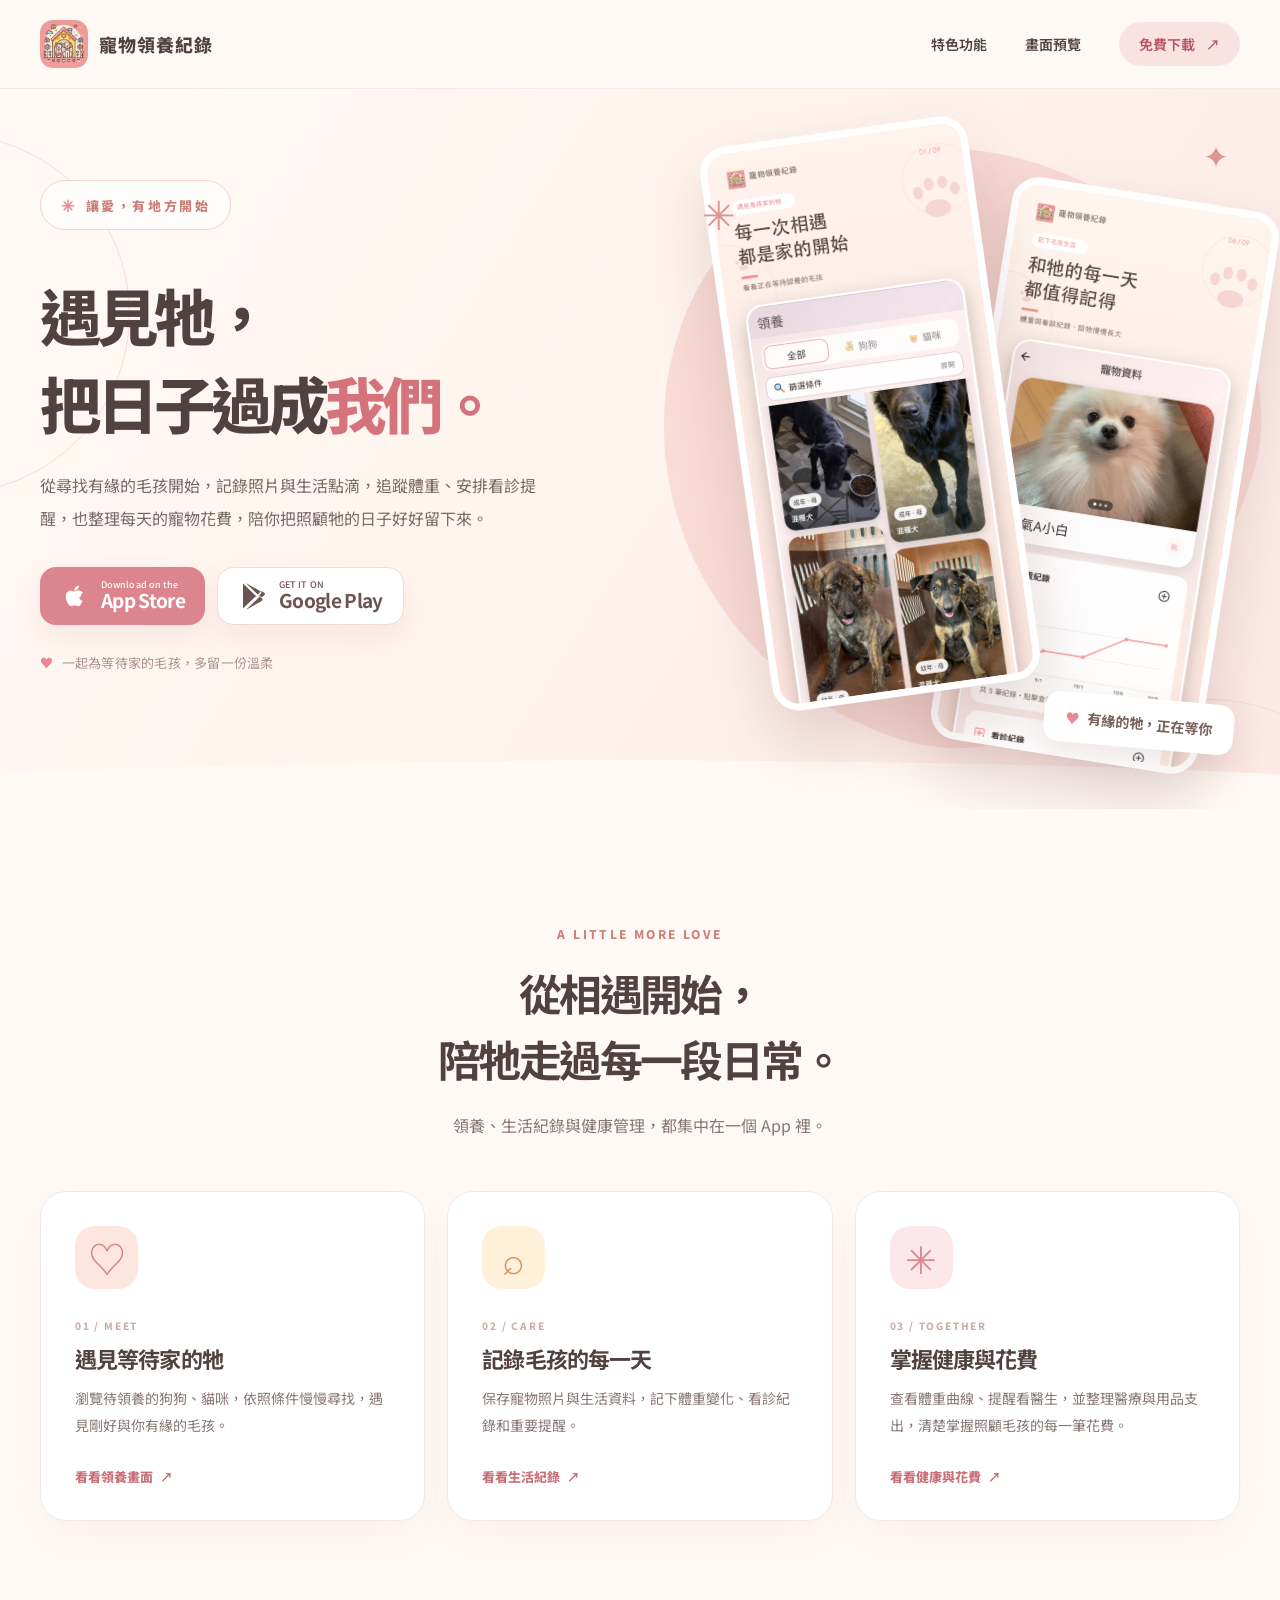
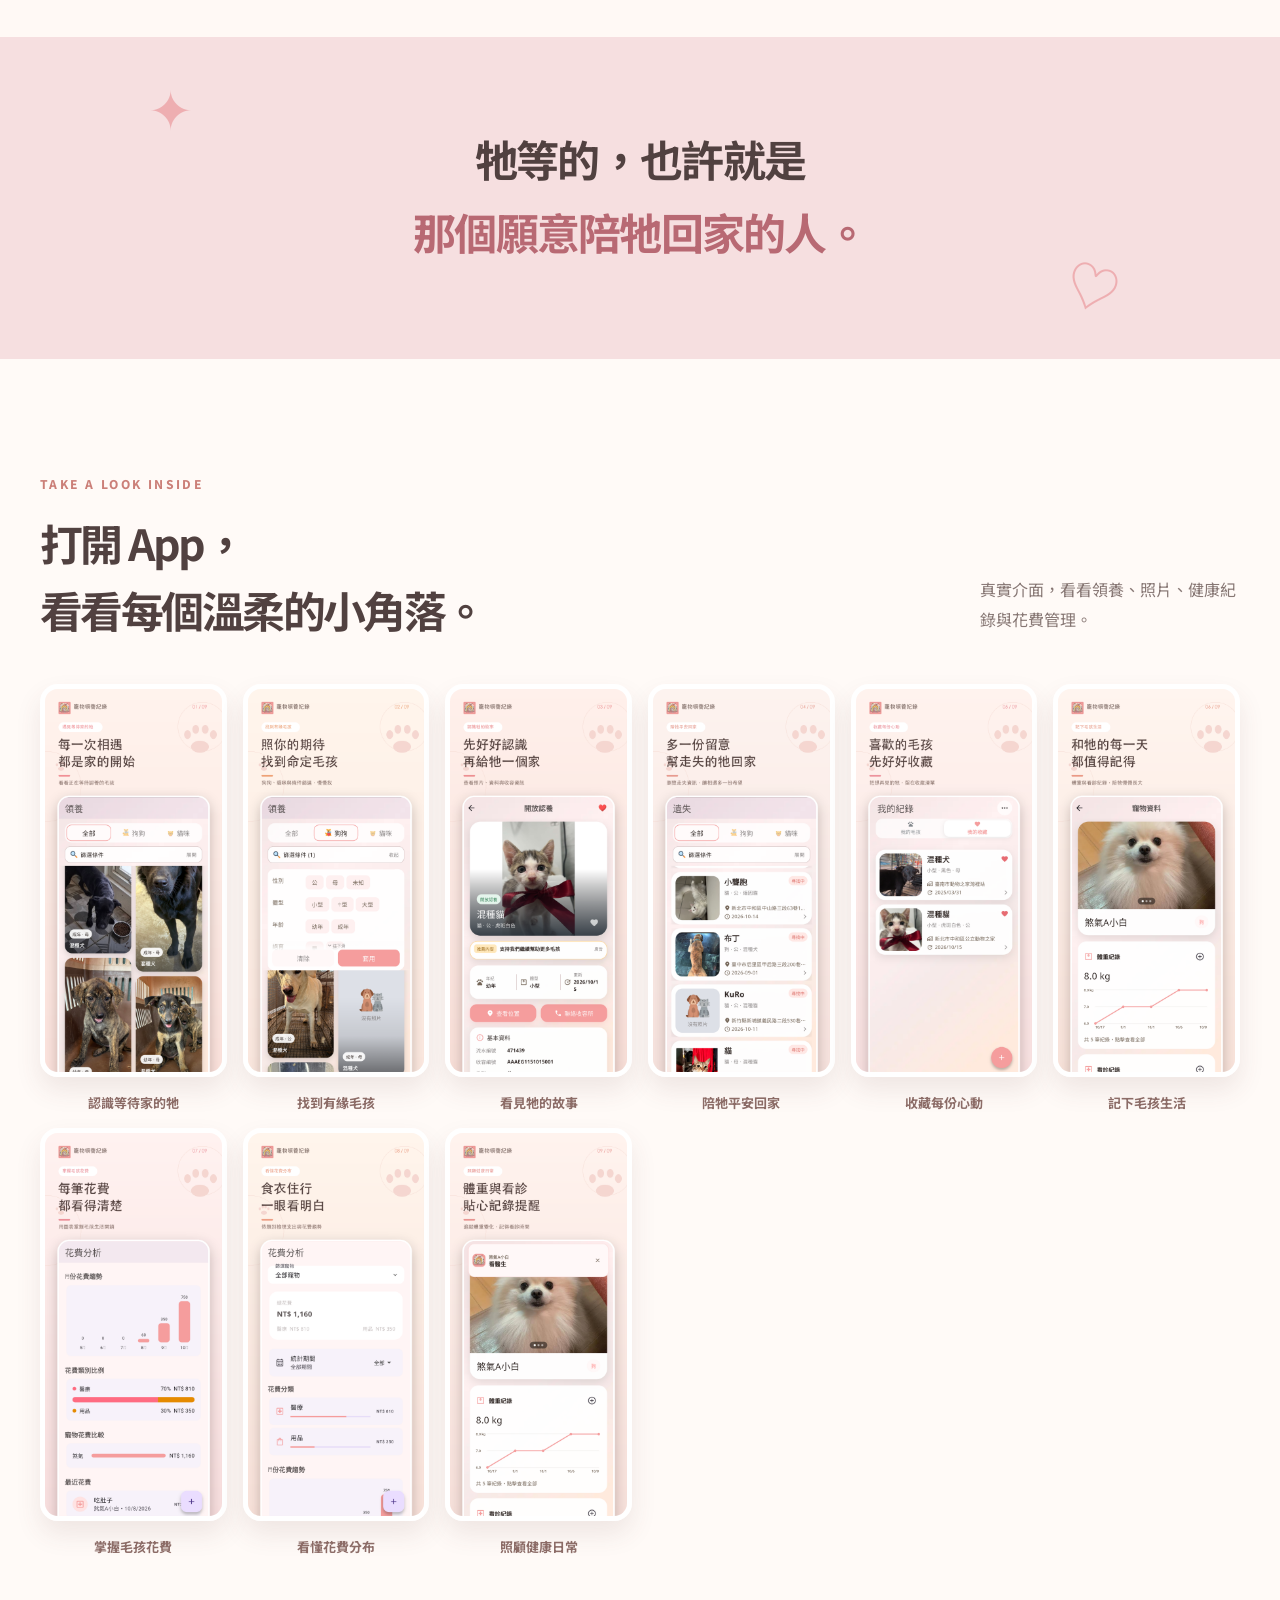
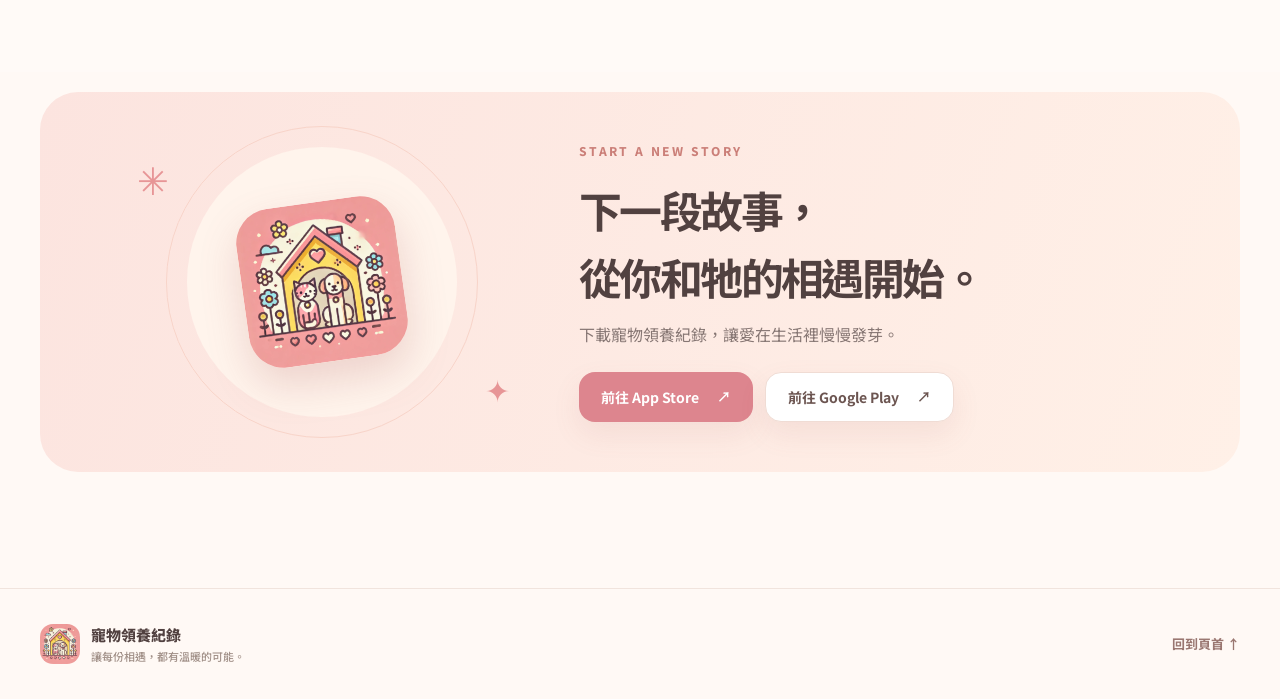
<file: index.html>
<!doctype html>
<html lang="zh-Hant">
  <head>
    <meta charset="utf-8">
    <meta name="viewport" content="width=device-width, initial-scale=1">
    <meta name="theme-color" content="#fff8f4">
    <meta name="description" content="寵物領養紀錄 App，尋找可愛毛孩、保存寵物照片，記錄體重、看診提醒與日常花費。">
    <meta property="og:type" content="website">
    <meta property="og:locale" content="zh_TW">
    <meta property="og:title" content="寵物領養紀錄｜遇見牠，把日子過成我們">
    <meta property="og:description" content="從領養相遇到日常照顧，保存照片、追蹤體重、提醒看診，也掌握寵物花費。">
    <meta property="og:url" content="https://qn5566.github.io/newAdoptPet/">
    <meta property="og:image" content="https://qn5566.github.io/newAdoptPet/res/store_screenshots/google_play/01_%E9%81%87%E8%A6%8B%E7%AD%89%E5%BE%85%E5%AE%B6%E7%9A%84%E7%89%A0.png">
    <meta name="twitter:card" content="summary_large_image">
    <link rel="icon" href="res/app_icon.png">
    <link rel="stylesheet" href="style.css">
    <title>寵物領養紀錄｜遇見牠，把日子過成我們</title>
  </head>
  <body>
    <a class="skip-link" href="#main">跳至主要內容</a>
    <header class="site-header">
      <div class="container header-inner">
        <a class="brand" href="#top" aria-label="寵物領養紀錄，回到頁首">
          <img src="res/app_icon.png" width="48" height="48" alt="">
          <span>寵物領養紀錄</span>
        </a>
        <nav class="site-nav" aria-label="主要選單">
          <a href="#features">特色功能</a>
          <a href="#preview">畫面預覽</a>
          <a class="nav-download" href="#download">免費下載 <span aria-hidden="true">↗</span></a>
        </nav>
      </div>
    </header>

    <main id="main">
      <section class="hero" id="top" aria-labelledby="hero-title">
        <div class="hero-orbit orbit-one" aria-hidden="true"></div>
        <div class="hero-orbit orbit-two" aria-hidden="true"></div>
        <div class="container hero-grid">
          <div class="hero-copy">
            <p class="eyebrow"><span class="eyebrow-star" aria-hidden="true">✳</span> 讓愛，有地方開始</p>
            <h1 id="hero-title">遇見牠，<br>把日子過成<span>我們。</span></h1>
            <p class="hero-description">從尋找有緣的毛孩開始，記錄照片與生活點滴，追蹤體重、安排看診提醒，也整理每天的寵物花費，陪你把照顧牠的日子好好留下來。</p>
            <div class="store-buttons" aria-label="下載 App">
              <a class="store-button store-button-primary" href="https://apps.apple.com/us/app/id6737406473" target="_blank" rel="noopener noreferrer" aria-label="前往 App Store 下載寵物領養紀錄">
                <svg viewBox="0 0 24 24" aria-hidden="true"><path d="M16.4 12.8c0-2.3 1.9-3.4 2-3.5-1.1-1.6-2.8-1.8-3.4-1.8-1.4-.2-2.7.9-3.4.9s-1.7-.9-2.8-.9c-1.4 0-2.7.8-3.4 1.9-1.5 2.6-.4 6.5 1 8.6.7 1 1.4 2.1 2.5 2.1s1.5-.7 2.8-.7 1.6.7 2.8.7 1.8-.9 2.5-2a8.7 8.7 0 0 0 1.1-2.1c-1.9-.8-2.7-2-2.7-3.2ZM14.1 6.3c.6-.7 1.1-1.7 1-2.7-.9 0-2 .6-2.6 1.3-.6.7-1.1 1.7-1 2.6 1 .1 2-.5 2.6-1.2Z"/></svg>
                <span><small>Download on the</small><strong>App Store</strong></span>
              </a>
              <a class="store-button store-button-secondary" href="https://play.google.com/store/apps/details?id=com.meetstudio.app.adoptpet" target="_blank" rel="noopener noreferrer" aria-label="前往 Google Play 下載寵物領養紀錄">
                <svg viewBox="0 0 24 24" aria-hidden="true"><path d="m4 2 10.5 10L4 22V2Zm11.8 8.8 2.5-2.4L6.2 1.5l9.6 9.3Zm.8 2.4-2.8 2.7-7.6 7.3 12.1-6.9c1.8-1 1.8-2.2 0-3.2l-1.7-.9Zm2-3.5-1.7 1.6 1.7 1.6 2.1-1.2c1.2-.7 1.2-1.8 0-2.5l-2.1-1.2Z"/></svg>
                <span><small>GET IT ON</small><strong>Google Play</strong></span>
              </a>
            </div>
            <p class="hero-note"><span aria-hidden="true">♥</span> 一起為等待家的毛孩，多留一份溫柔</p>
          </div>
          <div class="hero-visual" aria-label="寵物領養紀錄 App 畫面展示">
            <div class="hero-blob" aria-hidden="true"></div>
            <div class="hero-sparkle sparkle-one" aria-hidden="true">✳</div>
            <div class="hero-sparkle sparkle-two" aria-hidden="true">✦</div>
            <div class="hero-screen hero-screen-back">
              <img src="res/store_screenshots/google_play/06_記下毛孩生活.png" width="1080" height="2340" alt="寵物資料與體重紀錄畫面" fetchpriority="low">
            </div>
            <div class="hero-screen hero-screen-front">
              <img src="res/store_screenshots/google_play/01_遇見等待家的牠.png" width="1080" height="2340" alt="待領養毛孩列表畫面" fetchpriority="high">
            </div>
            <div class="hero-badge"><span aria-hidden="true">♥</span> 有緣的牠，正在等你</div>
          </div>
        </div>
        <div class="hero-bottom" aria-hidden="true"></div>
      </section>

      <section class="intro section-pad" id="features" aria-labelledby="features-title">
        <div class="container">
          <div class="section-heading">
            <p class="section-kicker">A LITTLE MORE LOVE</p>
            <h2 id="features-title">從相遇開始，<br>陪牠走過每一段日常。</h2>
            <p>領養、生活紀錄與健康管理，都集中在一個 App 裡。</p>
          </div>
          <div class="feature-grid">
            <article class="feature-card">
              <div class="feature-icon icon-peach" aria-hidden="true">♡</div>
              <span class="feature-number">01 / MEET</span>
              <h3>遇見等待家的牠</h3>
              <p>瀏覽待領養的狗狗、貓咪，依照條件慢慢尋找，遇見剛好與你有緣的毛孩。</p>
              <a href="#preview">看看領養畫面 <span aria-hidden="true">↗</span></a>
            </article>
            <article class="feature-card">
              <div class="feature-icon icon-yellow" aria-hidden="true">⌕</div>
              <span class="feature-number">02 / CARE</span>
              <h3>記錄毛孩的每一天</h3>
              <p>保存寵物照片與生活資料，記下體重變化、看診紀錄和重要提醒。</p>
              <a href="#preview">看看生活紀錄 <span aria-hidden="true">↗</span></a>
            </article>
            <article class="feature-card">
              <div class="feature-icon icon-pink" aria-hidden="true">✳</div>
              <span class="feature-number">03 / TOGETHER</span>
              <h3>掌握健康與花費</h3>
              <p>查看體重曲線、提醒看醫生，並整理醫療與用品支出，清楚掌握照顧毛孩的每一筆花費。</p>
              <a href="#preview">看看健康與花費 <span aria-hidden="true">↗</span></a>
            </article>
          </div>
        </div>
      </section>

      <section class="quote-section" aria-label="關於毛孩的心意">
        <div class="container quote-inner">
          <span class="quote-sparkle" aria-hidden="true">✦</span>
          <p>牠等的，也許就是<br><em>那個願意陪牠回家的人。</em></p>
          <span class="quote-heart" aria-hidden="true">♡</span>
        </div>
      </section>

      <section class="preview section-pad" id="preview" aria-labelledby="preview-title">
        <div class="container">
          <div class="preview-heading">
            <div>
              <p class="section-kicker">TAKE A LOOK INSIDE</p>
              <h2 id="preview-title">打開 App，<br>看看每個溫柔的小角落。</h2>
            </div>
            <p>真實介面，看看領養、照片、健康紀錄與花費管理。</p>
          </div>
          <div class="preview-grid">
            <figure><img src="res/store_screenshots/google_play/01_遇見等待家的牠.png" width="1080" height="2340" alt="領養列表展示畫面" loading="lazy"><figcaption>認識等待家的牠</figcaption></figure>
            <figure><img src="res/store_screenshots/google_play/02_找到有緣毛孩.png" width="1080" height="2340" alt="領養條件篩選展示畫面" loading="lazy"><figcaption>找到有緣毛孩</figcaption></figure>
            <figure><img src="res/store_screenshots/google_play/03_認識牠的故事.png" width="1080" height="2340" alt="待領養貓咪詳情展示畫面" loading="lazy"><figcaption>看見牠的故事</figcaption></figure>
            <figure><img src="res/store_screenshots/google_play/04_陪牠平安回家.png" width="1080" height="2340" alt="遺失寵物列表展示畫面" loading="lazy"><figcaption>陪牠平安回家</figcaption></figure>
            <figure><img src="res/store_screenshots/google_play/05_收藏每份心動.png" width="1080" height="2340" alt="我的收藏展示畫面" loading="lazy"><figcaption>收藏每份心動</figcaption></figure>
            <figure><img src="res/store_screenshots/google_play/06_記下毛孩生活.png" width="1080" height="2340" alt="毛孩生活紀錄展示畫面" loading="lazy"><figcaption>記下毛孩生活</figcaption></figure>
            <figure><img src="res/store_screenshots/google_play/07_掌握毛孩花費.png" width="1080" height="2340" alt="寵物花費總覽展示畫面" loading="lazy"><figcaption>掌握毛孩花費</figcaption></figure>
            <figure><img src="res/store_screenshots/google_play/08_看懂花費分布.png" width="1080" height="2340" alt="寵物花費分類展示畫面" loading="lazy"><figcaption>看懂花費分布</figcaption></figure>
            <figure><img src="res/store_screenshots/google_play/09_照顧健康日常.png" width="1080" height="2340" alt="寵物體重與看診提醒展示畫面" loading="lazy"><figcaption>照顧健康日常</figcaption></figure>
          </div>
        </div>
      </section>

      <section class="download section-pad" id="download" aria-labelledby="download-title">
        <div class="container download-card">
          <div class="download-art" aria-hidden="true"><img src="res/app_icon.png" width="160" height="160" alt=""><span class="art-flower flower-one">✳</span><span class="art-flower flower-two">✦</span></div>
          <div class="download-copy">
            <p class="section-kicker">START A NEW STORY</p>
            <h2 id="download-title">下一段故事，<br>從你和牠的相遇開始。</h2>
            <p>下載寵物領養紀錄，讓愛在生活裡慢慢發芽。</p>
            <div class="store-buttons">
              <a class="store-button store-button-primary" href="https://apps.apple.com/us/app/id6737406473" target="_blank" rel="noopener noreferrer">前往 App Store <span aria-hidden="true">↗</span></a>
              <a class="store-button store-button-secondary" href="https://play.google.com/store/apps/details?id=com.meetstudio.app.adoptpet" target="_blank" rel="noopener noreferrer">前往 Google Play <span aria-hidden="true">↗</span></a>
            </div>
          </div>
        </div>
      </section>
    </main>

    <footer class="site-footer">
      <div class="container footer-inner">
        <div class="footer-brand"><img src="res/app_icon.png" width="40" height="40" alt=""><span>寵物領養紀錄<small>讓每份相遇，都有溫暖的可能。</small></span></div>
        <a href="#top">回到頁首 ↑</a>
      </div>
    </footer>
  </body>
</html>
</file>
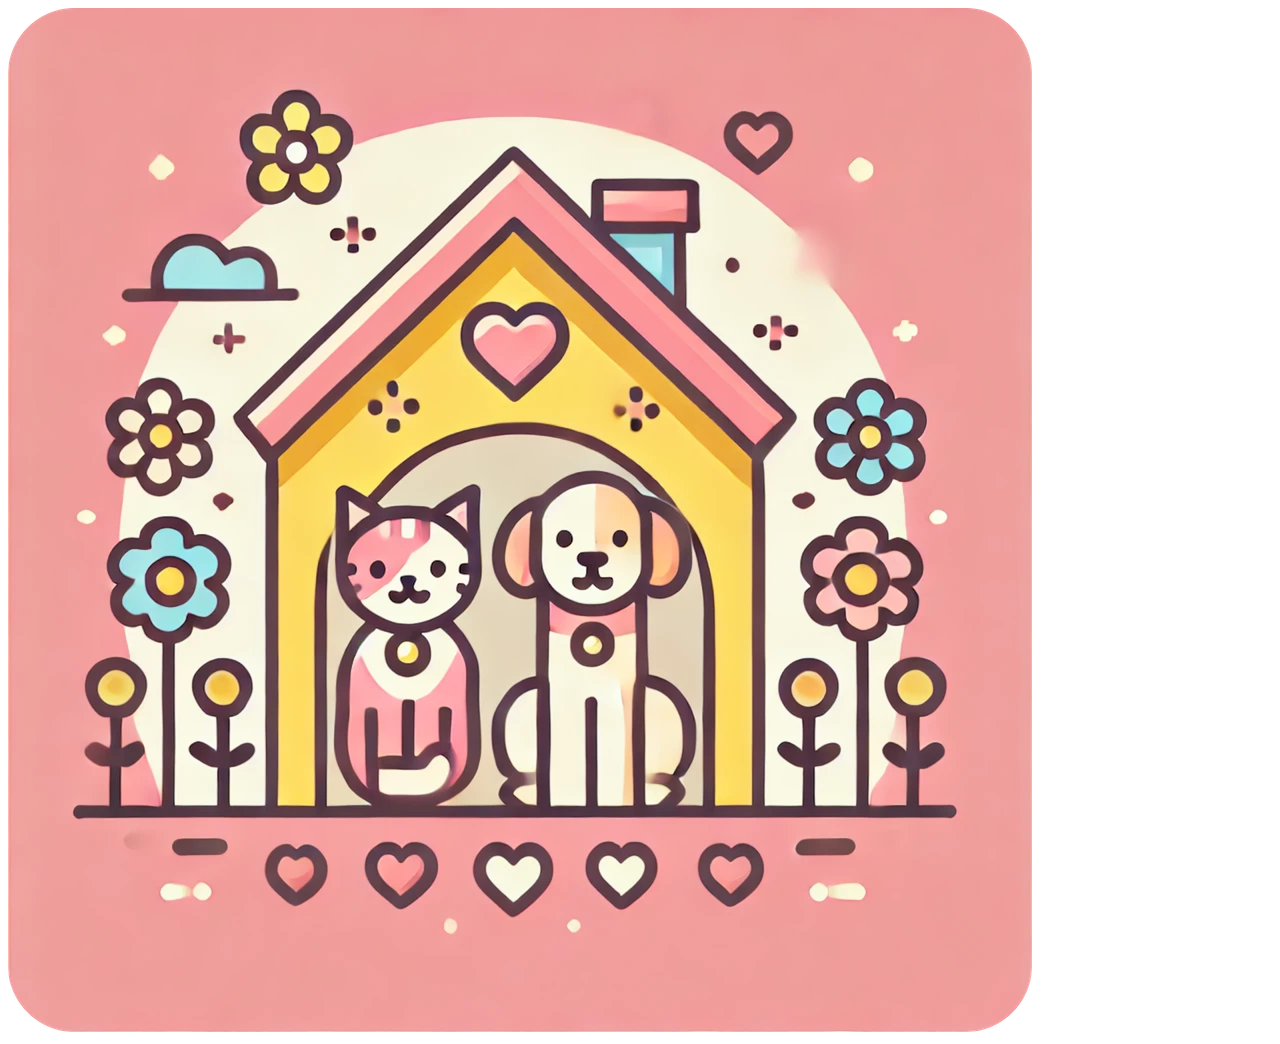
<file: app.html>
<!DOCTYPE html>
<html lang="en">

<head>
    <meta charset="UTF-8">
    <meta name="viewport" content="width=device-width, initial-scale=1.0">
    <title>寵物領養紀錄</title>

    <!-- Open Graph Meta Tags -->
    <meta property="og:title" content="寵物領養紀錄">
    <meta property="og:description" content="快來下載寵物領養紀錄 App，記錄你的寵物故事！">
    <meta property="og:image" content="res/app_icon.png">
    <meta property="og:url" content="./app.html">
    <meta property="og:type" content="website">

    <!-- Twitter Card Meta Tags -->
    <meta name="twitter:card" content="summary_large_image">
    <meta name="twitter:title" content="寵物領養紀錄">
    <meta name="twitter:description" content="快來下載寵物領養紀錄 App，記錄你的寵物故事！">
    <meta name="twitter:image" content="res/app_icon.png">

    <script>
        document.addEventListener('DOMContentLoaded', function () {
            const userAgent = navigator.userAgent || navigator.vendor || window.opera;

            if (/android/i.test(userAgent)) {
                // 如果是 Android 裝置
                window.location.href = "https://play.google.com/store/apps/details?id=com.meetstudio.app.adoptpet";
            } else if (/iPhone|iPad|iPod/i.test(userAgent)) {
                // 如果是 iOS 裝置
                window.location.href = "https://apps.apple.com/us/app/id6737406473";
            }
        });
    </script>
</head>

<body>
    <a href="https://apps.apple.com/us/app/id6737406473" target="_blank">
        <img src="res/app_icon.png" alt="快點來下載喔~" style="max-width: 100%; height: auto;">
    </a>
</body>

</html>
</file>
<file: style.css>
@import url('https://fonts.googleapis.com/css2?family=Noto+Sans+TC:wght@400;500;600;700;800&display=swap');

:root {
  color-scheme: light;
  --ink: #514140;
  --muted: #877774;
  --pink: #e98992;
  --pink-dark: #d5737d;
  --cream: #fff9f5;
  --line: #f1e4dd;
  font-family: 'Noto Sans TC', 'PingFang TC', 'Microsoft JhengHei', sans-serif;
  scroll-behavior: smooth;
}

* { box-sizing: border-box; }
body { margin: 0; background: var(--cream); color: var(--ink); }
img { max-width: 100%; display: block; }
a { color: inherit; text-decoration: none; }
a:focus-visible { outline: 3px solid var(--pink-dark); outline-offset: 5px; border-radius: 5px; }
button, a { -webkit-tap-highlight-color: transparent; }
::selection { background: #f8c9c8; color: var(--ink); }
.container { width: min(100% - 56px, 1200px); margin-inline: auto; }
.skip-link { position: absolute; z-index: 100; top: -80px; left: 20px; padding: 12px 18px; background: #fff; }
.skip-link:focus { top: 14px; }

.site-header { position: relative; z-index: 5; background: #fff9f5; border-bottom: 1px solid #f7e9e3; }
.header-inner { min-height: 88px; display: flex; align-items: center; justify-content: space-between; gap: 20px; }
.brand, .site-nav, .footer-brand { display: flex; align-items: center; }
.brand { gap: 11px; font-size: 18px; font-weight: 800; letter-spacing: .05em; }
.brand img, .footer-brand img { border-radius: 13px; }
.site-nav { gap: 38px; font-size: 14px; font-weight: 600; }
.site-nav > a:not(.nav-download):hover, .site-footer a:hover { color: var(--pink-dark); }
.nav-download { padding: 12px 20px; background: #f9e2e2; border-radius: 999px; color: #b95362; transition: background .2s, transform .2s; }
.nav-download:hover { background: #f5cdcf; transform: translateY(-2px); }
.nav-download span { margin-left: 8px; }

.hero { position: relative; overflow: hidden; background: linear-gradient(122deg, #fff9f5 0%, #fff4ee 48%, #fce8e5 100%); }
.hero-grid { position: relative; z-index: 1; display: grid; grid-template-columns: minmax(0, 1.04fr) minmax(0, .96fr); gap: 32px; min-height: 720px; align-items: center; }
.hero-copy { padding: 64px 0 110px; }
.eyebrow, .section-kicker { font-size: 13px; font-weight: 800; letter-spacing: .2em; color: #cb7f78; }
.eyebrow { display: inline-flex; align-items: center; gap: 9px; padding: 12px 20px; border: 1px solid #f4d5ca; border-radius: 999px; background: rgba(255,255,255,.75); }
.eyebrow-star { font-size: 16px; color: var(--pink); }
h1, h2, h3, p { margin-top: 0; }
.hero h1 { margin: 28px 0 23px; font-size: clamp(48px, 4.8vw, 72px); line-height: 1.42; letter-spacing: -.065em; font-weight: 800; }
.hero h1 span { color: var(--pink-dark); }
.hero-description { max-width: 500px; margin-bottom: 32px; color: #786966; font-size: 16px; line-height: 2.05; }
.store-buttons { display: flex; flex-wrap: wrap; align-items: center; gap: 12px; }
.store-button { min-height: 58px; display: inline-flex; align-items: center; justify-content: center; gap: 11px; padding: 9px 20px; border-radius: 16px; font-size: 15px; font-weight: 700; white-space: nowrap; box-shadow: 0 12px 28px rgba(168, 100, 95, .10); transition: transform .2s, box-shadow .2s, background .2s; }
.store-button:hover { transform: translateY(-3px); box-shadow: 0 17px 30px rgba(168, 100, 95, .17); }
.store-button svg { width: 30px; height: 30px; fill: currentColor; }
.store-button span { display: grid; text-align: left; line-height: 1.08; }
.store-button small { font-size: 9px; font-weight: 500; letter-spacing: .01em; }
.store-button strong { font-size: 19px; letter-spacing: -.035em; }
.store-button-primary { background: #dd858e; color: white; }
.store-button-primary:hover { background: #cc737d; }
.store-button-secondary { background: #fff; border: 1px solid #f0dcd4; color: #6c5551; }
.store-button-secondary:hover { background: #fff7f3; }
.hero-note { margin: 28px 0 0; color: #ac918b; font-size: 13px; letter-spacing: .02em; }
.hero-note span { color: var(--pink); margin-right: 5px; }
.hero-visual { position: relative; height: 720px; }
.hero-blob { position: absolute; width: 590px; height: 590px; left: -4%; top: 62px; border-radius: 49% 51% 43% 57% / 46% 39% 61% 54%; background: #f7d5ce; opacity: .75; transform: rotate(18deg); }
.hero-screen { position: absolute; width: 270px; overflow: hidden; background: #fff; border: 7px solid #fff; border-radius: 27px; box-shadow: 0 30px 65px rgba(113, 67, 63, .2); }
.hero-screen img { width: 100%; height: auto; }
.hero-screen-front { left: 10%; top: 40px; transform: rotate(-8deg); }
.hero-screen-back { right: 0; top: 102px; transform: rotate(9deg); }
.hero-badge { position: absolute; right: 1%; bottom: 61px; z-index: 2; padding: 15px 21px; border-radius: 15px; background: white; box-shadow: 0 12px 35px rgba(110, 69, 65, .13); color: #78615c; font-size: 14px; font-weight: 700; transform: rotate(5deg); }
.hero-badge span { color: var(--pink); margin-right: 5px; }
.hero-sparkle { position: absolute; z-index: 2; color: #dc9792; }
.sparkle-one { left: 4%; top: 95px; font-size: 40px; }
.sparkle-two { right: 2%; top: 43px; font-size: 31px; }
.hero-orbit { position: absolute; width: 360px; height: 360px; border: 1px solid #f7dcd4; border-radius: 50%; }
.orbit-one { top: 45px; left: -230px; }
.orbit-two { bottom: -250px; right: -110px; }
.hero-bottom { position: absolute; bottom: -1px; left: 0; width: 100%; height: 55px; background: var(--cream); clip-path: ellipse(72% 90% at 50% 100%); }

.section-pad { padding: 116px 0; }
.section-heading { text-align: center; margin-bottom: 51px; }
.section-kicker { margin-bottom: 17px; font-size: 12px; }
.section-heading h2, .preview-heading h2, .download h2 { font-size: clamp(32px, 3.35vw, 48px); line-height: 1.55; letter-spacing: -.06em; margin-bottom: 18px; }
.section-heading > p:last-child, .preview-heading > p, .download-copy > p:not(.section-kicker) { color: var(--muted); font-size: 16px; line-height: 1.9; }
.feature-grid { display: grid; grid-template-columns: repeat(3, 1fr); gap: 22px; }
.feature-card { display: flex; flex-direction: column; align-items: flex-start; min-height: 330px; padding: 34px; background: white; border: 1px solid #f4eae5; border-radius: 26px; box-shadow: 0 18px 46px rgba(112, 74, 63, .045); transition: transform .25s, box-shadow .25s; }
.feature-card:hover { transform: translateY(-6px); box-shadow: 0 24px 44px rgba(112, 74, 63, .1); }
.feature-icon { width: 63px; height: 63px; display: grid; place-items: center; border-radius: 20px; font-size: 38px; line-height: 1; }
.icon-peach { background: #fce6df; color: #d98083; }
.icon-yellow { background: #fff0d9; color: #d89560; }
.icon-pink { background: #fce7ea; color: #db8794; }
.feature-number { margin-top: 29px; color: #ceaca1; font-size: 10px; font-weight: 800; letter-spacing: .18em; }
.feature-card h3 { margin: 9px 0 11px; font-size: 22px; letter-spacing: -.04em; }
.feature-card p { margin: 0 0 19px; color: var(--muted); font-size: 14px; line-height: 1.9; }
.feature-card a { margin-top: auto; color: #c97179; font-size: 13px; font-weight: 800; }
.feature-card a:hover { text-decoration: underline; }
.feature-card a span { margin-left: 4px; }

.quote-section { overflow: hidden; background: #f6dfe0; }
.quote-inner { position: relative; padding: 85px 0 91px; text-align: center; }
.quote-inner p { margin: 0; font-size: clamp(29px, 3.5vw, 43px); font-weight: 700; line-height: 1.7; letter-spacing: -.04em; }
.quote-inner em { color: #b86973; font-style: normal; }
.quote-sparkle, .quote-heart { position: absolute; font-size: 54px; color: rgba(232, 143, 148, .62); }
.quote-sparkle { left: 9%; top: 30px; }
.quote-heart { right: 10%; bottom: 35px; transform: rotate(18deg); }

.preview { background: #fffaf7; }
.preview-heading { display: flex; align-items: end; justify-content: space-between; gap: 30px; margin-bottom: 42px; }
.preview-heading h2 { margin-bottom: 0; }
.preview-heading > p { max-width: 260px; margin-bottom: 8px; }
.preview-grid { display: grid; grid-template-columns: repeat(6, minmax(0, 1fr)); gap: 16px; }
.preview-grid figure { min-width: 0; margin: 0; }
.preview-grid img { width: 100%; height: auto; border: 5px solid white; border-radius: 18px; box-shadow: 0 13px 26px rgba(94, 61, 58, .1); transition: transform .25s; }
.preview-grid figure:hover img { transform: translateY(-7px); }
.preview-grid figcaption { padding: 16px 4px 0; text-align: center; font-size: 13px; font-weight: 700; color: #8c6c67; }

.download { padding-top: 20px; }
.download-card { display: grid; grid-template-columns: .82fr 1.18fr; align-items: center; gap: 55px; min-height: 380px; padding: 44px 80px; border-radius: 38px; background: linear-gradient(110deg, #fce4df, #fff0e7); overflow: hidden; }
.download-art { position: relative; display: grid; place-items: center; height: 270px; }
.download-art::before { content: ''; position: absolute; width: 270px; height: 270px; background: #fff4ec; border-radius: 50%; }
.download-art::after { content: ''; position: absolute; width: 310px; height: 310px; border: 1px solid #f8d4c9; border-radius: 50%; }
.download-art img { position: relative; z-index: 1; width: 160px; border-radius: 35px; box-shadow: 0 18px 40px rgba(171, 93, 91, .22); transform: rotate(-8deg); }
.art-flower { position: absolute; z-index: 2; color: #e79596; }
.flower-one { top: 4px; left: 17px; font-size: 38px; }
.flower-two { right: 14px; bottom: 6px; font-size: 30px; }
.download h2 { margin-bottom: 10px; }
.download-copy > p:not(.section-kicker) { margin-bottom: 22px; }
.download .store-button { min-height: 50px; padding-inline: 22px; font-size: 14px; }
.download .store-button span { margin-left: 7px; }
.site-footer { border-top: 1px solid var(--line); background: #fff9f5; }
.footer-inner { display: flex; justify-content: space-between; align-items: center; gap: 30px; min-height: 110px; }
.footer-brand { gap: 11px; font-size: 15px; font-weight: 800; }
.footer-brand span { display: grid; }
.footer-brand small { color: #a29189; font-size: 11px; font-weight: 500; margin-top: 3px; }
.site-footer a { color: #9a7771; font-size: 13px; font-weight: 700; }

@media (max-width: 1000px) {
  .hero-grid { grid-template-columns: 1fr 1fr; gap: 8px; }
  .hero-screen { width: 230px; }
  .hero-screen-front { left: 0; }
  .hero-screen-back { right: -2%; }
  .hero-blob { width: 470px; height: 470px; top: 110px; }
  .hero-badge { right: 0; bottom: 125px; }
  .preview-grid { grid-template-columns: repeat(3, minmax(0, 1fr)); row-gap: 32px; }
}

@media (max-width: 700px) {
  .container { width: min(100% - 40px, 520px); }
  .header-inner { min-height: 72px; }
  .brand { font-size: 15px; }
  .brand img { width: 40px; height: 40px; }
  .site-nav { gap: 0; }
  .site-nav > a:not(.nav-download) { display: none; }
  .nav-download { padding: 10px 14px; font-size: 12px; }
  .hero-grid { display: block; min-height: 0; }
  .hero-copy { padding: 44px 0 8px; }
  .hero h1 { margin: 22px 0 18px; font-size: clamp(41px, 9vw, 56px); }
  .hero-description { font-size: 14px; line-height: 1.95; }
  .store-button { min-height: 55px; padding: 8px 16px; }
  .store-button strong { font-size: 17px; }
  .store-button svg { width: 27px; height: 27px; }
  .hero-note { margin-top: 22px; }
  .hero-visual { height: 490px; margin-top: 0; }
  .hero-blob { width: 420px; height: 420px; left: 50%; top: 28px; transform: translateX(-50%) rotate(18deg); }
  .hero-screen { width: min(48vw, 222px); border-width: 5px; border-radius: 22px; }
  .hero-screen-front { top: 24px; left: 10%; }
  .hero-screen-back { top: 70px; right: 9%; }
  .hero-badge { bottom: 40px; right: 5%; padding: 12px 15px; font-size: 12px; }
  .sparkle-one { top: 9px; left: 5%; }
  .sparkle-two { top: 25px; right: 6%; }
  .section-pad { padding: 74px 0; }
  .section-heading { margin-bottom: 32px; }
  .section-heading h2, .preview-heading h2, .download h2 { font-size: clamp(29px, 7vw, 38px); }
  .section-heading > p:last-child, .preview-heading > p { font-size: 14px; }
  .feature-grid { grid-template-columns: 1fr; gap: 14px; }
  .feature-card { min-height: 0; padding: 26px; }
  .feature-number { margin-top: 19px; }
  .feature-card h3 { font-size: 20px; }
  .quote-inner { padding: 65px 0; }
  .quote-sparkle { left: 0; top: 14px; }
  .quote-heart { right: 2%; bottom: 12px; }
  .preview-heading { display: block; }
  .preview-heading > p { max-width: none; margin: 14px 0 0; }
  .preview-grid { display: flex; gap: 17px; overflow-x: auto; padding: 10px 5px 25px; margin-inline: -5px; scroll-snap-type: x mandatory; scrollbar-color: #e8b7b6 transparent; }
  .preview-grid figure { flex: 0 0 min(58vw, 220px); scroll-snap-align: center; }
  .preview-grid img { border-radius: 17px; }
  .download { padding-top: 0; }
  .download-card { display: flex; flex-direction: column; gap: 0; padding: 25px 27px 34px; border-radius: 28px; }
  .download-art { width: 100%; height: 210px; }
  .download-art::before { width: 190px; height: 190px; }
  .download-art::after { width: 225px; height: 225px; }
  .download-art img { width: 120px; }
  .download-copy { width: 100%; }
  .download .store-buttons { gap: 9px; }
  .download .store-button { width: 100%; }
  .footer-inner { min-height: 100px; }
}

@media (max-width: 390px) {
  .store-buttons { gap: 9px; }
  .hero .store-button { min-height: 50px; padding-inline: 12px; gap: 7px; }
  .hero .store-button svg { width: 24px; height: 24px; }
  .hero .store-button strong { font-size: 15px; }
  .hero-screen-front { left: 4%; }
  .hero-screen-back { right: 4%; }
}

@media (prefers-reduced-motion: reduce) {
  :root { scroll-behavior: auto; }
  *, *::before, *::after { transition-duration: .01ms !important; animation-duration: .01ms !important; }
}
</file>
